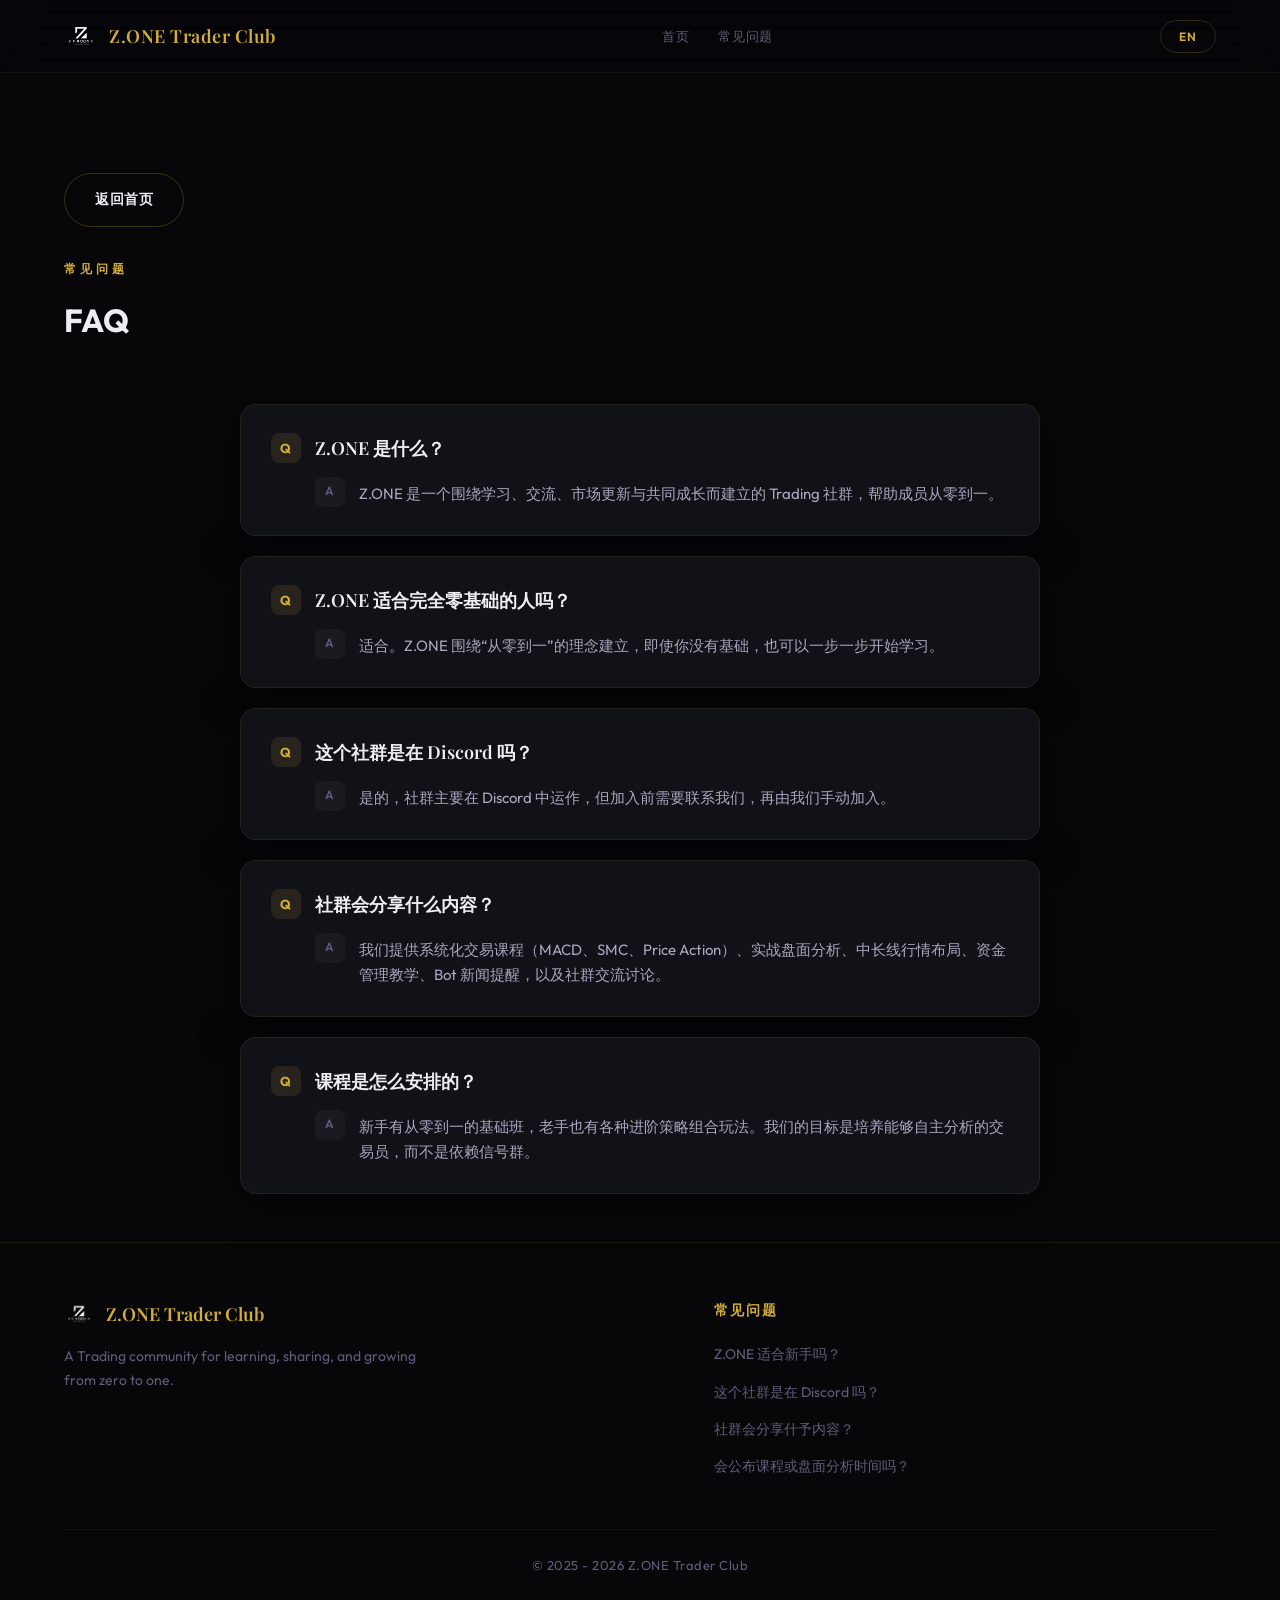
<file: faq.html>
<!DOCTYPE html>
<html lang="en">
<head>
  <meta charset="UTF-8" />
  <meta name="viewport" content="width=device-width, initial-scale=1.0" />
  <title>FAQ | Z.ONE Trader Club</title>
  <link rel="icon" type="image/png" href="images/zone-logo.png" />

  <link rel="preconnect" href="https://fonts.googleapis.com" />
  <link rel="preconnect" href="https://fonts.gstatic.com" crossorigin />
  <link href="https://fonts.googleapis.com/css2?family=Outfit:wght@300;400;500;600;700&family=Playfair+Display:ital,wght@0,500;0,600;0,700;1,500&display=swap" rel="stylesheet" />

  <link rel="stylesheet" href="style.css" />
</head>
<body>
  <header class="header">
    <div class="container nav">
      <a href="index.html" class="logo">
        <img src="images/zone-logo.png" alt="Z.ONE Logo" class="nav-logo-img" />
        <span>Z.ONE Trader Club</span>
      </a>

      <nav class="nav-links" id="faqNavLinks">
        <a href="index.html" data-i18n="faqNavHome">Home</a>
        <a href="faq.html" data-i18n="faqNavFaq">FAQ</a>
      </nav>

      <div class="nav-actions">
        <button id="languageToggle" class="lang-btn">中文</button>
        <button class="hamburger" id="faqHamburgerBtn" aria-label="Toggle menu">
          <span></span><span></span><span></span>
        </button>
      </div>
    </div>
  </header>

  <main class="faq-page">
    <div class="container">
      <a href="index.html" class="btn btn-outline back-home" data-i18n="backHome">
        <svg width="16" height="16" viewBox="0 0 16 16" fill="none" style="margin-right:4px"><path d="M10 12L6 8L10 4" stroke="currentColor" stroke-width="2" stroke-linecap="round" stroke-linejoin="round"/></svg>
        Back to Home
      </a>

      <div class="section-title-wrap" data-reveal>
        <p class="section-tag" data-i18n="faqTag">Frequently Asked Questions</p>
        <h1 data-i18n="faqPageTitle">FAQ</h1>
      </div>

      <div class="faq-list">
        <div class="faq-item" data-reveal data-reveal-delay="0">
          <div class="faq-question">
            <span class="faq-q-mark">Q</span>
            <h3 data-i18n="faqQ1">What is Z.ONE?</h3>
          </div>
          <div class="faq-answer">
            <span class="faq-a-mark">A</span>
            <p data-i18n="faqA1">Z.ONE is a Trading community focused on learning, sharing, market updates, and growing together from zero to one.</p>
          </div>
        </div>
        <div class="faq-item" data-reveal data-reveal-delay="100">
          <div class="faq-question">
            <span class="faq-q-mark">Q</span>
            <h3 data-i18n="faqQ2">Is Z.ONE suitable for complete beginners?</h3>
          </div>
          <div class="faq-answer">
            <span class="faq-a-mark">A</span>
            <p data-i18n="faqA2">Yes. Z.ONE is built with the &ldquo;Zero to One&rdquo; idea in mind, so even if you have no background, you can start learning step by step.</p>
          </div>
        </div>
        <div class="faq-item" data-reveal data-reveal-delay="200">
          <div class="faq-question">
            <span class="faq-q-mark">Q</span>
            <h3 data-i18n="faqQ3">Is the community on Discord?</h3>
          </div>
          <div class="faq-answer">
            <span class="faq-a-mark">A</span>
            <p data-i18n="faqA3">Yes. The community is hosted on Discord, but users contact us first before being added manually.</p>
          </div>
        </div>
        <div class="faq-item" data-reveal data-reveal-delay="300">
          <div class="faq-question">
            <span class="faq-q-mark">Q</span>
            <h3 data-i18n="faqQ4">What kind of content do you share?</h3>
          </div>
          <div class="faq-answer">
            <span class="faq-a-mark">A</span>
            <p data-i18n="faqA4">We provide systematic trading courses (MACD, SMC, Price Action), live market analysis, mid-to-long-term trend planning, capital management education, Bot-powered news alerts, and community discussion.</p>
          </div>
        </div>
        <div class="faq-item" data-reveal data-reveal-delay="500">
          <div class="faq-question">
            <span class="faq-q-mark">Q</span>
            <h3 data-i18n="faqQ6">How are the courses structured?</h3>
          </div>
          <div class="faq-answer">
            <span class="faq-a-mark">A</span>
            <p data-i18n="faqA6">We offer a Zero-to-One foundation class for beginners, as well as advanced strategy combinations for experienced traders. The goal is to develop independent traders who can analyze the market on their own.</p>
          </div>
        </div>
        
      </div>
    </div>
  </main>

  <footer class="footer">
    <div class="container footer-grid">
      <div class="footer-brand">
        <div class="footer-logo-row">
          <img src="images/zone-logo.png" alt="Z.ONE Logo" class="footer-logo" />
          <h3>Z.ONE Trader Club</h3>
        </div>
        <p>A Trading community for learning, sharing, and growing from zero to one.</p>
      </div>
      <div class="footer-faq">
        <h4 data-i18n="footerFaqTitle">FAQ</h4>
        <ul>
          <li><a href="faq.html" data-i18n="faqLink1">Is Z.ONE suitable for beginners?</a></li>
          <li><a href="faq.html" data-i18n="faqLink3">Is the community on Discord?</a></li>
          <li><a href="faq.html" data-i18n="faqLink4">What kind of content do you share?</a></li>
          <li><a href="faq.html" data-i18n="faqLink5">Do you announce class or analysis sessions?</a></li>
        </ul>
      </div>
    </div>
    <div class="container footer-bottom">
      <p>&copy; 2025 - 2026 Z.ONE Trader Club</p>
    </div>
  </footer>

  <script>
    const faqTranslations = {
      en: {
        faqNavHome: "Home",
        faqNavFaq: "FAQ",
        backHome: "Back to Home",
        faqTag: "Frequently Asked Questions",
        faqPageTitle: "FAQ",
        faqQ1: "What is Z.ONE?",
        faqA1: "Z.ONE is a Trading community focused on learning, sharing, market updates, and growing together from zero to one.",
        faqQ2: "Is Z.ONE suitable for complete beginners?",
        faqA2: "Yes. Z.ONE is built with the “Zero to One” idea in mind, so even if you have no background, you can start learning step by step.",
        faqQ3: "Is the community on Discord?",
        faqA3: "Yes. The community is hosted on Discord, but users contact us first before being added manually.",
        faqQ4: "What kind of content do you share?",
        faqA4: "We provide systematic trading courses (MACD, SMC, Price Action), live market analysis, mid-to-long-term trend planning, capital management education, Bot-powered news alerts, and community discussion.",
        faqQ6: "How are the courses structured?",
        faqA6: "We offer a Zero-to-One foundation class for beginners, as well as advanced strategy combinations for experienced traders. The goal is to develop independent traders who can analyze the market on their own.",
        faqQ7: "Why contact through WhatsApp first?",
        faqA7: "WhatsApp allows us to communicate first, understand your needs, and guide you before adding you into the Discord community.",
        footerFaqTitle: "FAQ",
        faqLink1: "Is Z.ONE suitable for beginners?",
        faqLink2: "How do I join the community?",
        faqLink3: "Is the community on Discord?",
        faqLink4: "What kind of content do you share?",
        faqLink5: "Do you announce class or analysis sessions?"
      },
      zh: {
        faqNavHome: "首页",
        faqNavFaq: "常见问题",
        backHome: "返回首页",
        faqTag: "常见问题",
        faqPageTitle: "FAQ",
        faqQ1: "Z.ONE 是什么？",
        faqA1: "Z.ONE 是一个围绕学习、交流、市场更新与共同成长而建立的 Trading 社群，帮助成员从零到一。",
        faqQ2: "Z.ONE 适合完全零基础的人吗？",
        faqA2: "适合。Z.ONE 围绕“从零到一”的理念建立，即使你没有基础，也可以一步一步开始学习。",
        faqQ3: "这个社群是在 Discord 吗？",
        faqA3: "是的，社群主要在 Discord 中运作，但加入前需要联系我们，再由我们手动加入。",
        faqQ4: "社群会分享什么内容？",
        faqA4: "我们提供系统化交易课程（MACD、SMC、Price Action）、实战盘面分析、中长线行情布局、资金管理教学、Bot 新闻提醒，以及社群交流讨论。",
        faqQ6: "课程是怎么安排的？",
        faqA6: "新手有从零到一的基础班，老手也有各种进阶策略组合玩法。我们的目标是培养能够自主分析的交易员，而不是依赖信号群。",
        faqQ7: "为什么要先通过 WhatsApp 联系？",
        faqA7: "因为先通过 WhatsApp 沟通，可以先了解你的需求，也方便我们在加入 Discord 前提供引导。",
        footerFaqTitle: "常见问题",
        faqLink1: "Z.ONE 适合新手吗？",
        faqLink2: "我要如何加入社群？",
        faqLink3: "这个社群是在 Discord 吗？",
        faqLink4: "社群会分享什予内容？",
        faqLink5: "会公布课程或盘面分析时间吗？"
      }
    };

    let currentLanguage = localStorage.getItem("language") || "zh";

    function applyLang(lang) {
      document.querySelectorAll("[data-i18n]").forEach(function (el) {
        var key = el.getAttribute("data-i18n");
        if (faqTranslations[lang] && faqTranslations[lang][key]) {
          el.textContent = faqTranslations[lang][key];
        }
      });
      var t = document.getElementById("languageToggle");
      if (t) t.textContent = lang === "en" ? "中文" : "EN";
      document.documentElement.lang = lang;
      localStorage.setItem("language", lang);
    }

    document.getElementById("languageToggle")?.addEventListener("click", function () {
      currentLanguage = currentLanguage === "en" ? "zh" : "en";
      applyLang(currentLanguage);
    });

    applyLang(currentLanguage);

    // Scroll reveal
    (function() {
      var els = document.querySelectorAll("[data-reveal]");
      if (!els.length) return;
      var obs = new IntersectionObserver(function (entries) {
        entries.forEach(function (e) {
          if (e.isIntersecting) {
            var d = parseInt(e.target.getAttribute("data-reveal-delay")) || 0;
            setTimeout(function () { e.target.classList.add("revealed"); }, d);
            obs.unobserve(e.target);
          }
        });
      }, { threshold: 0.1 });
      els.forEach(function (el) { obs.observe(el); });
    })();

    // Hamburger
    (function() {
      var btn = document.getElementById("faqHamburgerBtn");
      var nav = document.getElementById("faqNavLinks");
      if (!btn || !nav) return;
      btn.addEventListener("click", function () {
        btn.classList.toggle("open");
        nav.classList.toggle("open");
      });
      document.addEventListener("click", function (e) {
        if (!btn.contains(e.target) && !nav.contains(e.target)) {
          btn.classList.remove("open");
          nav.classList.remove("open");
        }
      });
    })();
  </script>
</body>
</html>
</file>
<file: style.css>
/* =========================
   Design System — Z.ONE v2
   ========================= */
:root {
  --bg: #07070a;
  --bg-soft: #0d0d12;
  --card: #111118;
  --card-2: #17171f;
  --card-hover: #1a1a24;
  --text: #eeeef2;
  --text-soft: #a8a8be;
  --text-muted: #5e5e78;
  --gold: #d4af37;
  --gold-light: #f0d060;
  --gold-dark: #8a6a18;
  --gold-glow: rgba(212,175,55,0.18);
  --gold-glow-strong: rgba(212,175,55,0.35);
  --border: rgba(212,175,55,0.10);
  --border-hover: rgba(212,175,55,0.30);
  --radius-sm: 12px;
  --radius-md: 16px;
  --radius-lg: 22px;
  --radius-xl: 28px;
  --shadow: 0 8px 40px rgba(0,0,0,0.5);
  --shadow-hover: 0 16px 56px rgba(0,0,0,0.6);
  --font-display: 'Playfair Display', Georgia, serif;
  --font-body: 'Sora', 'Outfit', Arial, sans-serif;
  --ease: cubic-bezier(0.25,0.46,0.45,0.94);
  --ease-out: cubic-bezier(0.16,1,0.3,1);
  --transition: 0.4s var(--ease);
}

/* Reset */
*,*::before,*::after{margin:0;padding:0;box-sizing:border-box}
html{scroll-behavior:smooth;-webkit-font-smoothing:antialiased;-moz-osx-font-smoothing:grayscale}
body{font-family:var(--font-body);background:var(--bg);color:var(--text);line-height:1.7;overflow-x:hidden}
::selection{background:var(--gold);color:#07070a}

/* Scrollbar */
::-webkit-scrollbar{width:5px}
::-webkit-scrollbar-track{background:var(--bg)}
::-webkit-scrollbar-thumb{background:rgba(212,175,55,0.25);border-radius:8px}
::-webkit-scrollbar-thumb:hover{background:var(--gold)}

/* ---------- Grain Overlay ---------- */
.grain-overlay {
  position: fixed; inset: 0; z-index: 9999;
  pointer-events: none;
  opacity: 0.025;
  background-image: url("data:image/svg+xml,%3Csvg viewBox='0 0 256 256' xmlns='http://www.w3.org/2000/svg'%3E%3Cfilter id='n'%3E%3CfeTurbulence type='fractalNoise' baseFrequency='0.9' numOctaves='4' stitchTiles='stitch'/%3E%3C/filter%3E%3Crect width='100%25' height='100%25' filter='url(%23n)'/%3E%3C/svg%3E");
  background-repeat: repeat;
}

/* ---------- Particle Canvas ---------- */
#particleCanvas {
  position: fixed; inset: 0; z-index: 0;
  pointer-events: none;
  opacity: 0.5;
}

/* ---------- Container ---------- */
.container{width:90%;max-width:1160px;margin:0 auto;position:relative;z-index:2}

/* ---------- Sections ---------- */
.section{padding:110px 0;position:relative}
.alt-section{background:rgba(212,175,55,0.015)}

/* ---------- Nav ---------- */
.header {
  position: sticky; top: 0; z-index: 1000;
  background: rgba(7,7,10,0.7);
  backdrop-filter: blur(20px);
  -webkit-backdrop-filter: blur(20px);
  border-bottom: 1px solid rgba(212,175,55,0.06);
  transition: background 0.5s, border-color 0.5s, box-shadow 0.5s;
}
.header.scrolled {
  background: rgba(7,7,10,0.92);
  border-bottom-color: rgba(212,175,55,0.15);
  box-shadow: 0 4px 30px rgba(0,0,0,0.4);
}

.nav{display:flex;justify-content:space-between;align-items:center;gap:20px;min-height:72px}

.logo{display:flex;align-items:center;gap:11px;color:var(--text);text-decoration:none;font-family:var(--font-display);font-weight:600;font-size:18px;letter-spacing:0.5px}
.nav-logo-img{width:34px;height:34px;object-fit:contain;border-radius:8px;transition:transform 0.4s var(--ease-out)}
.logo:hover .nav-logo-img{transform:rotate(-8deg) scale(1.08)}
.logo span{color:var(--gold);transition:text-shadow 0.4s}
.logo:hover span{text-shadow:0 0 20px var(--gold-glow)}

.nav-links{display:flex;gap:28px;align-items:center}
.nav-links a{text-decoration:none;color:var(--text-muted);font-size:13px;font-weight:500;letter-spacing:0.8px;text-transform:uppercase;transition:color var(--transition);position:relative}
.nav-links a::after{content:'';position:absolute;bottom:-6px;left:50%;width:0;height:2px;background:var(--gold);transition:width 0.4s var(--ease-out),left 0.4s var(--ease-out);border-radius:2px}
.nav-links a:hover{color:var(--gold)}
.nav-links a:hover::after{width:100%;left:0}

.nav-actions{display:flex;align-items:center;gap:12px}
.lang-btn{font-family:var(--font-body);background:transparent;border:1px solid rgba(212,175,55,0.2);color:var(--gold);padding:8px 18px;border-radius:999px;cursor:pointer;font-size:12px;font-weight:600;letter-spacing:1px;transition:all var(--transition)}
.lang-btn:hover{background:var(--gold);color:#07070a;box-shadow:0 0 24px var(--gold-glow)}

/* Hamburger */
.hamburger{display:none;flex-direction:column;gap:5px;background:none;border:none;cursor:pointer;padding:4px}
.hamburger span{display:block;width:24px;height:2px;background:var(--text);border-radius:2px;transition:all var(--transition);transform-origin:center}
.hamburger.open span:nth-child(1){transform:translateY(7px) rotate(45deg)}
.hamburger.open span:nth-child(2){opacity:0;transform:scaleX(0)}
.hamburger.open span:nth-child(3){transform:translateY(-7px) rotate(-45deg)}

/* ---------- Hero ---------- */
.hero{min-height:100vh;display:flex;align-items:center;position:relative;overflow:hidden}

.hero-glow{position:absolute;border-radius:50%;pointer-events:none;filter:blur(100px)}
.hero-glow--1{width:700px;height:700px;top:-20%;left:-10%;background:radial-gradient(circle,rgba(212,175,55,0.08),transparent 70%);animation:glowDrift 12s ease-in-out infinite alternate}
.hero-glow--2{width:500px;height:500px;bottom:-10%;right:-5%;background:radial-gradient(circle,rgba(212,175,55,0.05),transparent 70%);animation:glowDrift 15s ease-in-out infinite alternate-reverse}

@keyframes glowDrift{
  0%{transform:translate(0,0) scale(1)}
  100%{transform:translate(40px,30px) scale(1.15)}
}

/* Grid bg pattern */
.hero-grid-bg{
  position:absolute;inset:0;
  background-image:
    linear-gradient(rgba(212,175,55,0.03) 1px,transparent 1px),
    linear-gradient(90deg,rgba(212,175,55,0.03) 1px,transparent 1px);
  background-size:60px 60px;
  mask-image:radial-gradient(ellipse 70% 60% at 50% 40%,black 20%,transparent 70%);
  -webkit-mask-image:radial-gradient(ellipse 70% 60% at 50% 40%,black 20%,transparent 70%);
  pointer-events:none;
}

.hero-content{display:grid;grid-template-columns:1.3fr 0.7fr;gap:56px;align-items:center;position:relative;z-index:2}

/* Hero entrance animations */
.anim-hero{opacity:0;transform:translateY(32px);animation:heroEnter 0.9s var(--ease-out) forwards;animation-delay:calc(var(--delay) * 0.15s + 0.2s)}
@keyframes heroEnter{to{opacity:1;transform:translateY(0)}}

.eyebrow{display:flex;align-items:center;gap:12px;font-family:var(--font-body);color:var(--gold);text-transform:uppercase;letter-spacing:4px;font-size:12px;font-weight:600;margin-bottom:20px}
.eyebrow-line{width:32px;height:2px;background:var(--gold);border-radius:2px;animation:lineGrow 1s var(--ease-out) 0.4s both}
@keyframes lineGrow{from{width:0;opacity:0}to{width:32px;opacity:1}}

/* Hero title */
.hero-title-row{display:flex;align-items:center;gap:20px;margin-bottom:28px}
.hero-logo-box{width:80px;height:80px;flex:0 0 80px;display:flex;align-items:center;justify-content:center;position:relative}
.hero-logo{width:80px;height:80px;object-fit:contain;display:block;border-radius:14px;position:relative;z-index:1}
.logo-ring{position:absolute;inset:-6px;border:2px solid rgba(212,175,55,0.15);border-radius:18px;animation:ringPulse 3s ease-in-out infinite}
@keyframes ringPulse{0%,100%{opacity:0.3;transform:scale(1)}50%{opacity:0.8;transform:scale(1.06)}}

.hero-title-row h1{font-family:var(--font-display);font-weight:700;font-size:78px;line-height:1;letter-spacing:-1px;background:linear-gradient(135deg,var(--text) 0%,var(--gold-light) 50%,var(--gold) 100%);background-size:200% 200%;-webkit-background-clip:text;-webkit-text-fill-color:transparent;background-clip:text;animation:shimmer 4s ease-in-out infinite}
@keyframes shimmer{0%,100%{background-position:0% 50%}50%{background-position:100% 50%}}

/* Subtitle */
.hero-subtitle-wrap{min-height:64px;margin-bottom:20px;display:flex;align-items:center}
.hero-subtitle{font-size:19px;color:var(--text-soft);max-width:600px;line-height:1.6;transition:opacity 0.5s ease,transform 0.5s ease}
.hero-subtitle.fade-out{opacity:0;transform:translateY(10px)}
.hero-subtitle.fade-in{opacity:1;transform:translateY(0)}

.hero-description{color:var(--text-muted);max-width:560px;margin-bottom:36px;font-size:14px;line-height:1.8}

/* Buttons */
.btn{display:inline-flex;align-items:center;justify-content:center;text-decoration:none;padding:14px 30px;border-radius:999px;font-weight:600;font-size:14px;font-family:var(--font-body);transition:all var(--transition);cursor:pointer;border:none;gap:10px;letter-spacing:0.5px}
.btn-outline{background:transparent;color:var(--text);border:1.5px solid rgba(212,175,55,0.25)}
.btn-outline svg{transition:transform 0.3s var(--ease-out)}
.btn-outline:hover{background:rgba(212,175,55,0.08);border-color:var(--gold);color:var(--gold);transform:translateY(-2px);box-shadow:0 8px 32px rgba(212,175,55,0.12)}
.btn-outline:hover svg{transform:translateX(4px)}

.hero-buttons{display:flex;gap:14px;flex-wrap:wrap}

/* Hero card */
.hero-card{display:flex;justify-content:center}
.hero-card-inner{width:100%;position:relative;overflow:hidden;background:linear-gradient(160deg,rgba(212,175,55,0.06),rgba(255,255,255,0.02));border:1px solid var(--border);border-radius:var(--radius-lg);padding:32px;box-shadow:var(--shadow);backdrop-filter:blur(8px)}
.card-glow{position:absolute;top:-50%;right:-50%;width:200%;height:200%;background:radial-gradient(circle at 30% 50%,rgba(212,175,55,0.06),transparent 50%);animation:cardGlowRotate 10s linear infinite;pointer-events:none}
@keyframes cardGlowRotate{to{transform:rotate(360deg)}}

.card-label{color:var(--gold);margin-bottom:18px;font-weight:600;font-size:12px;text-transform:uppercase;letter-spacing:3px}
.hero-card-inner ul{list-style:none}
.hero-card-inner li{padding:14px 0;border-bottom:1px solid rgba(255,255,255,0.04);color:var(--text-soft);font-size:14px;display:flex;align-items:center;gap:12px;transition:color 0.3s,transform 0.3s}
.hero-card-inner li:hover{color:var(--gold-light);transform:translateX(4px)}
.hero-card-inner li::before{content:'';width:7px;height:7px;border-radius:50%;background:var(--gold);flex-shrink:0;opacity:0.5;box-shadow:0 0 8px var(--gold-glow);transition:opacity 0.3s}
.hero-card-inner li:hover::before{opacity:1}
.hero-card-inner li:last-child{border-bottom:none}

/* Scroll hint */
.scroll-hint{position:absolute;bottom:32px;left:50%;transform:translateX(-50%);display:flex;flex-direction:column;align-items:center;gap:8px}
.scroll-hint-line{width:1px;height:40px;background:linear-gradient(to bottom,var(--gold),transparent);animation:scrollPulse 2s ease-in-out infinite}
@keyframes scrollPulse{0%,100%{opacity:0.3;height:40px}50%{opacity:1;height:56px}}

/* ---------- Section Titles ---------- */
.section-title-wrap{margin-bottom:56px}
.section-title-wrap.center{text-align:center}
.section-tag{color:var(--gold);font-size:12px;letter-spacing:4px;text-transform:uppercase;font-weight:600;margin-bottom:14px}
.section-title-wrap h2{font-family:var(--font-display);font-size:40px;line-height:1.2;font-weight:600}
.section-line{height:3px;width:48px;background:linear-gradient(90deg,var(--gold),transparent);border-radius:4px;margin-top:18px}
.section-line.center{margin-left:auto;margin-right:auto}

/* ---------- Glow Cards (shared hover border glow) ---------- */
.glow-card{position:relative;overflow:hidden}
.glow-card::before{content:'';position:absolute;inset:-1px;border-radius:inherit;padding:1px;background:linear-gradient(135deg,transparent 30%,rgba(212,175,55,0.3) 50%,transparent 70%);background-size:300% 300%;-webkit-mask:linear-gradient(#fff 0 0) content-box,linear-gradient(#fff 0 0);-webkit-mask-composite:xor;mask-composite:exclude;opacity:0;transition:opacity 0.5s;pointer-events:none}
.glow-card:hover::before{opacity:1;animation:borderGlow 2s linear infinite}
@keyframes borderGlow{0%{background-position:0% 0%}100%{background-position:100% 100%}}

/* ---------- Cards (shared) ---------- */
.about-card,.info-card,.feature-card{background:var(--card);border:1px solid var(--border);border-radius:var(--radius-md);padding:32px;box-shadow:var(--shadow);transition:all var(--transition)}
.about-card:hover,.info-card:hover,.feature-card:hover{background:var(--card-hover);border-color:var(--border-hover);transform:translateY(-6px);box-shadow:var(--shadow-hover),0 0 40px rgba(212,175,55,0.06)}

.card-number{font-family:var(--font-display);font-size:32px;font-weight:700;color:rgba(212,175,55,0.12);margin-bottom:16px;line-height:1}

.about-card h3,.info-card h3,.feature-card h3{margin-bottom:12px;font-size:17px;font-weight:600;letter-spacing:0.3px}
.about-card p,.info-card p,.feature-card p{color:var(--text-soft);font-size:14px;line-height:1.7}

/* About grid */
.about-grid{display:grid;grid-template-columns:repeat(3,1fr);gap:24px}
.about-highlight{margin-top:40px;padding:32px 36px;border-left:3px solid var(--gold);background:linear-gradient(90deg,rgba(212,175,55,0.05),transparent 60%);border-radius:0 var(--radius-sm) var(--radius-sm) 0;position:relative;overflow:hidden}
.highlight-accent{position:absolute;right:-20px;top:-20px;width:120px;height:120px;background:radial-gradient(circle,rgba(212,175,55,0.06),transparent 70%);border-radius:50%;pointer-events:none}
.about-highlight h3{font-family:var(--font-display);color:var(--gold);font-size:24px;margin-bottom:12px}
.about-highlight p{color:var(--text-soft);max-width:720px;font-size:15px;line-height:1.8}

/* Card grid */
.card-grid{display:grid;grid-template-columns:repeat(3,1fr);gap:24px}
.five-grid{grid-template-columns:repeat(5,1fr)}

.icon,.feature-icon{width:52px;height:52px;border-radius:14px;background:rgba(212,175,55,0.08);color:var(--gold);display:flex;align-items:center;justify-content:center;margin-bottom:20px;font-size:18px;font-weight:700;font-family:var(--font-display);transition:all var(--transition);border:1px solid rgba(212,175,55,0.06)}
.feature-icon{font-size:22px;border-radius:14px}
.glow-card:hover .icon,.glow-card:hover .feature-icon{background:rgba(212,175,55,0.15);box-shadow:0 0 24px rgba(212,175,55,0.1);transform:scale(1.08)}

/* ---------- Video Showcase ---------- */
.video-showcase {
  margin-bottom: 48px;
  text-align: center;
}

.video-wrap {
  max-width: 720px;
  margin: 0 auto;
  border-radius: var(--radius-lg);
  border: 1px solid var(--border);
  background: var(--card);
  overflow: hidden;
  box-shadow: var(--shadow);
  transition: all var(--transition);
}

.video-wrap:hover {
  border-color: var(--border-hover);
  box-shadow: var(--shadow-hover), 0 0 60px rgba(212,175,55,0.08);
}

.video-wrap video {
  width: 100%;
  display: block;
  background: #000;
}

.video-caption {
  margin-top: 16px;
  color: var(--text-muted);
  font-size: 13px;
  letter-spacing: 0.5px;
}

/* ---------- Gallery / Carousel ---------- */
.carousel{position:relative;display:flex;align-items:center;gap:20px}
.carousel-track{width:100%;overflow:hidden}
.slide{display:none;background:var(--card);border:1px solid var(--border);border-radius:var(--radius-lg);overflow:hidden;box-shadow:var(--shadow)}
.slide.active{display:block;animation:slideFadeIn 0.5s var(--ease-out)}
@keyframes slideFadeIn{from{opacity:0;transform:scale(0.96) translateY(8px)}to{opacity:1;transform:scale(1) translateY(0)}}

.slide-img-wrap{width:100%;aspect-ratio:16/9;overflow:hidden;background:var(--bg-soft);display:flex;align-items:center;justify-content:center;padding:12px}
.slide-img-wrap img{width:100%;height:100%;object-fit:contain;display:block;transition:transform 0.6s var(--ease-out)}
.slide:hover .slide-img-wrap img{transform:scale(1.03)}
.slide-description{padding:20px 24px;color:var(--text-soft);font-size:14px;line-height:1.7}

.carousel-btn{background:rgba(212,175,55,0.08);color:var(--gold);border:1px solid var(--border);width:50px;height:50px;border-radius:50%;cursor:pointer;display:flex;align-items:center;justify-content:center;transition:all var(--transition);flex-shrink:0}
.carousel-btn:hover{background:var(--gold);color:#07070a;border-color:var(--gold);transform:scale(1.1);box-shadow:0 0 24px var(--gold-glow)}

.dots{display:flex;justify-content:center;gap:10px;margin-top:28px}
.dot{width:10px;height:10px;background:rgba(255,255,255,0.1);border-radius:50%;cursor:pointer;transition:all var(--transition)}
.dot.active{background:var(--gold);box-shadow:0 0 12px var(--gold-glow);width:28px;border-radius:5px}
.dot:hover{background:rgba(212,175,55,0.4)}

/* ---------- Strategy ---------- */
.strategy-section{position:relative;overflow:hidden}
.strategy-bg-glow{position:absolute;top:50%;left:50%;transform:translate(-50%,-50%);width:800px;height:800px;background:radial-gradient(circle,rgba(212,175,55,0.04),transparent 60%);pointer-events:none}

.strategy-grid{display:grid;grid-template-columns:repeat(2,1fr);gap:14px;max-width:920px;margin:0 auto}

.strategy-item{display:flex;align-items:center;gap:16px;padding:20px 24px;background:var(--card);border:1px solid var(--border);border-radius:var(--radius-md);transition:all var(--transition);font-size:15px;color:var(--text-soft)}
.strategy-item:hover{border-color:var(--border-hover);background:var(--card-hover);transform:translateX(6px);box-shadow:0 4px 24px rgba(0,0,0,0.3)}

.strategy-num{font-family:var(--font-display);font-weight:700;font-size:18px;color:var(--gold);opacity:0.4;min-width:28px;transition:opacity 0.3s,text-shadow 0.3s}
.strategy-item:hover .strategy-num{opacity:1;text-shadow:0 0 16px var(--gold-glow)}
.strategy-text{transition:color 0.3s}
.strategy-item:hover .strategy-text{color:var(--text)}

/* Highlight last item */
.strategy-item--highlight{background:linear-gradient(135deg,rgba(212,175,55,0.06),var(--card));border-color:rgba(212,175,55,0.2)}
.strategy-item--highlight .strategy-num{opacity:0.8;color:var(--gold-light)}

/* ---------- Philosophy ---------- */
.philosophy-content {
  max-width: 860px;
  margin: 0 auto;
}

.philo-block {
  display: flex;
  align-items: flex-start;
  gap: 20px;
  padding: 28px 32px;
  border-radius: var(--radius-lg);
  margin-bottom: 8px;
}

.philo-problem {
  background: linear-gradient(135deg, rgba(220,60,60,0.06), rgba(220,60,60,0.02));
  border: 1px solid rgba(220,60,60,0.12);
}

.philo-solution {
  background: linear-gradient(135deg, rgba(212,175,55,0.06), rgba(212,175,55,0.02));
  border: 1px solid rgba(212,175,55,0.15);
}

.philo-icon {
  font-size: 24px;
  flex-shrink: 0;
  line-height: 1.4;
}

.philo-block p {
  color: var(--text-soft);
  font-size: 15px;
  line-height: 1.8;
}

.philo-divider {
  display: flex;
  align-items: center;
  gap: 20px;
  padding: 28px 0;
}

.philo-divider-line {
  flex: 1;
  height: 1px;
  background: linear-gradient(90deg, transparent, var(--border-hover), transparent);
}

.philo-divider span {
  color: var(--gold);
  font-weight: 600;
  font-size: 14px;
  letter-spacing: 2px;
  text-transform: uppercase;
  white-space: nowrap;
}

.philo-cards {
  display: grid;
  grid-template-columns: repeat(3, 1fr);
  gap: 20px;
  margin-top: 32px;
}

.philo-card {
  background: var(--card);
  border: 1px solid var(--border);
  border-radius: var(--radius-md);
  padding: 28px 24px;
  text-align: center;
  transition: all var(--transition);
}

.philo-card:hover {
  transform: translateY(-6px);
  border-color: var(--border-hover);
  box-shadow: var(--shadow-hover), 0 0 40px rgba(212,175,55,0.06);
}

.philo-card-icon {
  font-size: 28px;
  margin-bottom: 16px;
}

.philo-card h3 {
  font-size: 16px;
  font-weight: 600;
  margin-bottom: 10px;
}

.philo-card p {
  color: var(--text-soft);
  font-size: 13px;
  line-height: 1.7;
}

.philo-mission {
  margin-top: 36px;
  text-align: center;
  padding: 28px 32px;
  border: 1px solid var(--border);
  border-radius: var(--radius-lg);
  background: linear-gradient(135deg, rgba(212,175,55,0.04), transparent);
}

.philo-mission p {
  font-family: var(--font-display);
  font-size: 20px;
  font-weight: 600;
  font-style: italic;
  color: var(--gold-light);
  line-height: 1.6;
}

@media (max-width: 768px) {
  .philo-block {
    flex-direction: column;
    gap: 12px;
    padding: 22px 20px;
  }
  .philo-cards {
    grid-template-columns: 1fr;
  }
  .philo-mission p {
    font-size: 17px;
  }
}

/* ---------- Footer ---------- */
.footer{padding:56px 0 0;border-top:1px solid var(--border);margin-top:48px}
.footer-grid{display:grid;grid-template-columns:1.2fr 1fr;gap:48px;padding-bottom:40px}
.footer-logo-row{display:flex;align-items:center;gap:12px;margin-bottom:16px}
.footer-logo{width:30px;height:30px;object-fit:contain}
.footer-logo-row h3{font-family:var(--font-display);font-size:18px;font-weight:600;color:var(--gold)}
.footer-brand p{color:var(--text-muted);font-size:14px;line-height:1.7;max-width:360px}
.footer-faq h4{margin-bottom:18px;color:var(--gold);font-size:14px;font-weight:600;letter-spacing:2px;text-transform:uppercase}
.footer-faq ul{list-style:none}
.footer-faq li{margin-bottom:10px}
.footer-faq a{color:var(--text-muted);text-decoration:none;font-size:14px;transition:color var(--transition),padding-left var(--transition)}
.footer-faq a:hover{color:var(--gold);padding-left:8px}
.footer-bottom{border-top:1px solid rgba(255,255,255,0.04);padding:24px 0}
.footer-bottom p{color:var(--text-muted);font-size:13px;text-align:center;letter-spacing:0.5px}

/* ---------- FAQ Page ---------- */
.faq-page{min-height:100vh;padding-top:100px}
.faq-page .back-home{margin-bottom:32px}
.faq-list{display:grid;gap:20px;max-width:800px;margin:0 auto}
.faq-item{background:var(--card);border:1px solid var(--border);border-radius:var(--radius-md);padding:28px 30px;box-shadow:var(--shadow);transition:all var(--transition)}
.faq-item:hover{border-color:var(--border-hover);background:var(--card-hover);transform:translateY(-2px)}
.faq-question{display:flex;align-items:flex-start;gap:14px;margin-bottom:14px}
.faq-q-mark{flex-shrink:0;width:30px;height:30px;border-radius:8px;background:rgba(212,175,55,0.12);color:var(--gold);display:flex;align-items:center;justify-content:center;font-size:13px;font-weight:700;font-family:var(--font-body);letter-spacing:0.5px}
.faq-question h3{font-family:var(--font-display);font-size:18px;font-weight:600;color:var(--text);line-height:1.4;margin:0;padding-top:3px}
.faq-answer{display:flex;align-items:flex-start;gap:14px;padding-left:44px}
.faq-a-mark{flex-shrink:0;width:30px;height:30px;border-radius:8px;background:rgba(255,255,255,0.04);color:var(--text-muted);display:flex;align-items:center;justify-content:center;font-size:12px;font-weight:600;font-family:var(--font-body);letter-spacing:0.5px}
.faq-answer p{color:var(--text-soft);font-size:15px;line-height:1.7;margin:0;padding-top:4px}

/* ---------- Animations ---------- */
[data-reveal]{opacity:0;transform:translateY(28px);transition:opacity 0.8s var(--ease-out),transform 0.8s var(--ease-out)}
[data-reveal].revealed{opacity:1;transform:translateY(0)}

/* ---------- Responsive ---------- */
@media(max-width:1100px){
  .five-grid{grid-template-columns:repeat(2,1fr)}
  .hero-content{grid-template-columns:1fr}
  .hero-title-row h1{font-size:56px}
}

@media(max-width:768px){
  .hamburger{display:flex}
  .nav-links{position:fixed;top:72px;left:0;width:100%;background:rgba(7,7,10,0.97);backdrop-filter:blur(20px);flex-direction:column;padding:24px 20px;gap:0;transform:translateY(-120%);opacity:0;transition:all 0.5s var(--ease-out);border-bottom:1px solid var(--border);pointer-events:none}
  .nav-links.open{transform:translateY(0);opacity:1;pointer-events:auto}
  .nav-links a{display:block;padding:18px 0;border-bottom:1px solid rgba(255,255,255,0.04);font-size:15px}
  .nav-links a::after{display:none}
  .section{padding:80px 0}
  .hero{min-height:auto;padding-top:100px;padding-bottom:60px}
  .hero-title-row{gap:14px;margin-bottom:20px}
  .hero-logo-box,.hero-logo{width:52px;height:52px;flex-basis:52px}
  .hero-title-row h1{font-size:38px}
  .hero-subtitle-wrap{min-height:56px}
  .hero-subtitle{font-size:16px}
  .hero-description{font-size:13px}
  .scroll-hint{display:none}
  .about-grid,.card-grid,.footer-grid{grid-template-columns:1fr}
  .five-grid{grid-template-columns:1fr}
  .strategy-grid{grid-template-columns:1fr}
  .carousel{gap:10px}
  .carousel-btn{width:42px;height:42px}
  .section-title-wrap h2{font-size:28px}
  .about-highlight{padding:22px 24px}
  .faq-page{padding-top:80px}
  .faq-item{padding:22px 20px}
  .faq-question h3{font-size:16px}
  .faq-answer p{font-size:14px}
  .faq-answer{padding-left:0}
}

@media(max-width:480px){
  .hero-content{gap:32px}
  .hero-title-row h1{font-size:30px}
  .hero-logo-box,.hero-logo{width:42px;height:42px;flex-basis:42px}
  .logo-ring{inset:-4px;border-radius:14px}
  .strategy-item{padding:16px 18px;font-size:13px}
}
</file>
